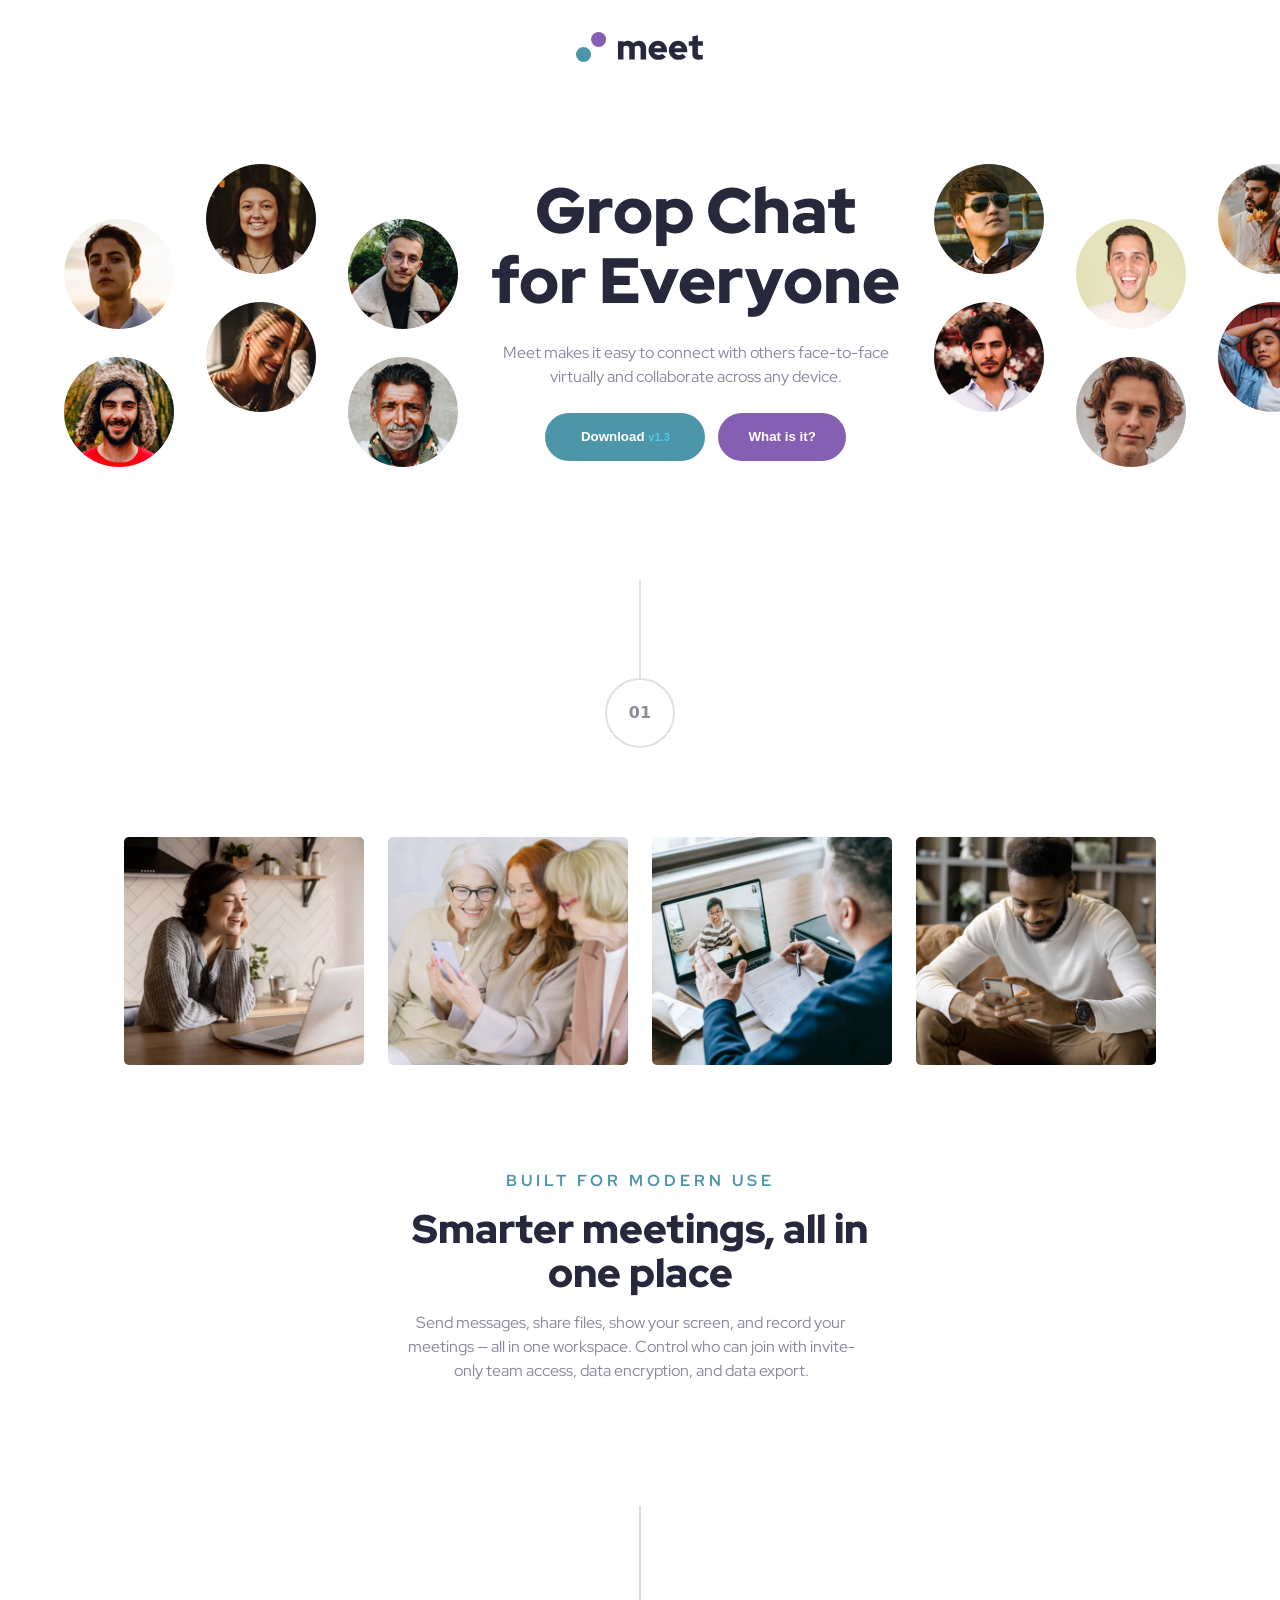
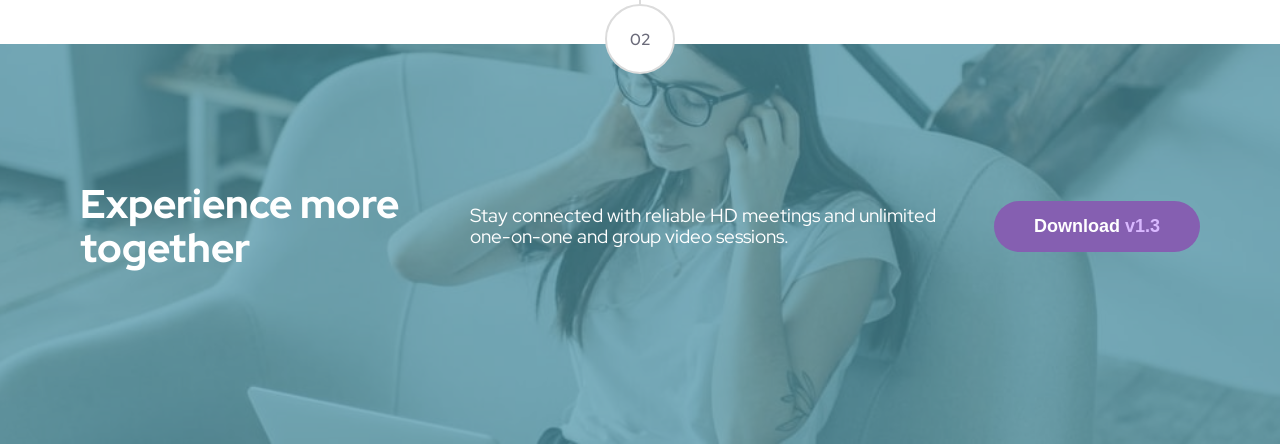
<file: index.html>
<!DOCTYPE html>
<html lang="en">
  <head>
    <meta charset="UTF-8" />
    <meta name="viewport" content="width=device-width, initial-scale=1.0" />

    <link
      rel="icon"
      type="image/png"
      sizes="32x32"
      href="./assets/favicon-32x32.png"
    />
    <link rel="stylesheet" href="./assets/css/style.css" />
    <title>Frontend Mentor | Meet landing page</title>
  </head>
  <body>
    <header>
      <div class="imgcon"><img src="./assets/logo.svg" alt="" /></div>
    </header>
    <main class="main">
      <div class="section-one">
        <div class="hero-left">
          <img src="./assets/desktop/image-hero-left.png" alt="" />
        </div>

        <div class="hero-center">
          <img src="./assets/tablet/image-hero.png" alt="" />
        </div>
        <div class="header-title">
          <h1>
            Grop Chat <br />
            for Everyone
          </h1>
          <p>
            Meet makes it easy to connect with others face-to-face <br />
            virtually and collaborate across any device.
          </p>
          <div class="btn">
            <button class="btn-1">Download <small>v1.3</small></button>
            <button class="btn-2">What is it?</button>
          </div>
        </div>
        <div class="hero-right">
          <img src="./assets/desktop/image-hero-right.png" alt="" />
        </div>
      </div>

      <div class="section-2">
        <div class="number"><span>01</span></div>
        <div class="gallery">
          <img src="./assets/desktop/image-woman-in-videocall.jpg" alt="" />
          <img src="./assets/desktop/image-women-videochatting.jpg" alt="" />
          <img src="./assets/desktop/image-men-in-meeting.jpg" alt="" />
          <img src="./assets/desktop/image-man-texting.jpg" alt="" />
        </div>
        <div class="text">
          <h3>Built for modern use</h3>
          <h2>Smarter meetings, all in one place</h2>
          <p>
            Send messages, share files, show your screen, and record your
            meetings — all in one workspace. Control who can join with
            invite-only team access, data encryption, and data export.
          </p>
        </div>
      </div>
      <div class="section-3">
        <div class="step-marker">
          <span>02</span>
        </div>

        <div class="content">
          <h2>Experience more together</h2>
          <p>
            Stay connected with reliable HD meetings and unlimited one-on-one
            and group video sessions.
          </p>
          <button>Download <small>v1.3</small></button>
        </div>
      </div>
    </main>
  </body>
</html>
</file>
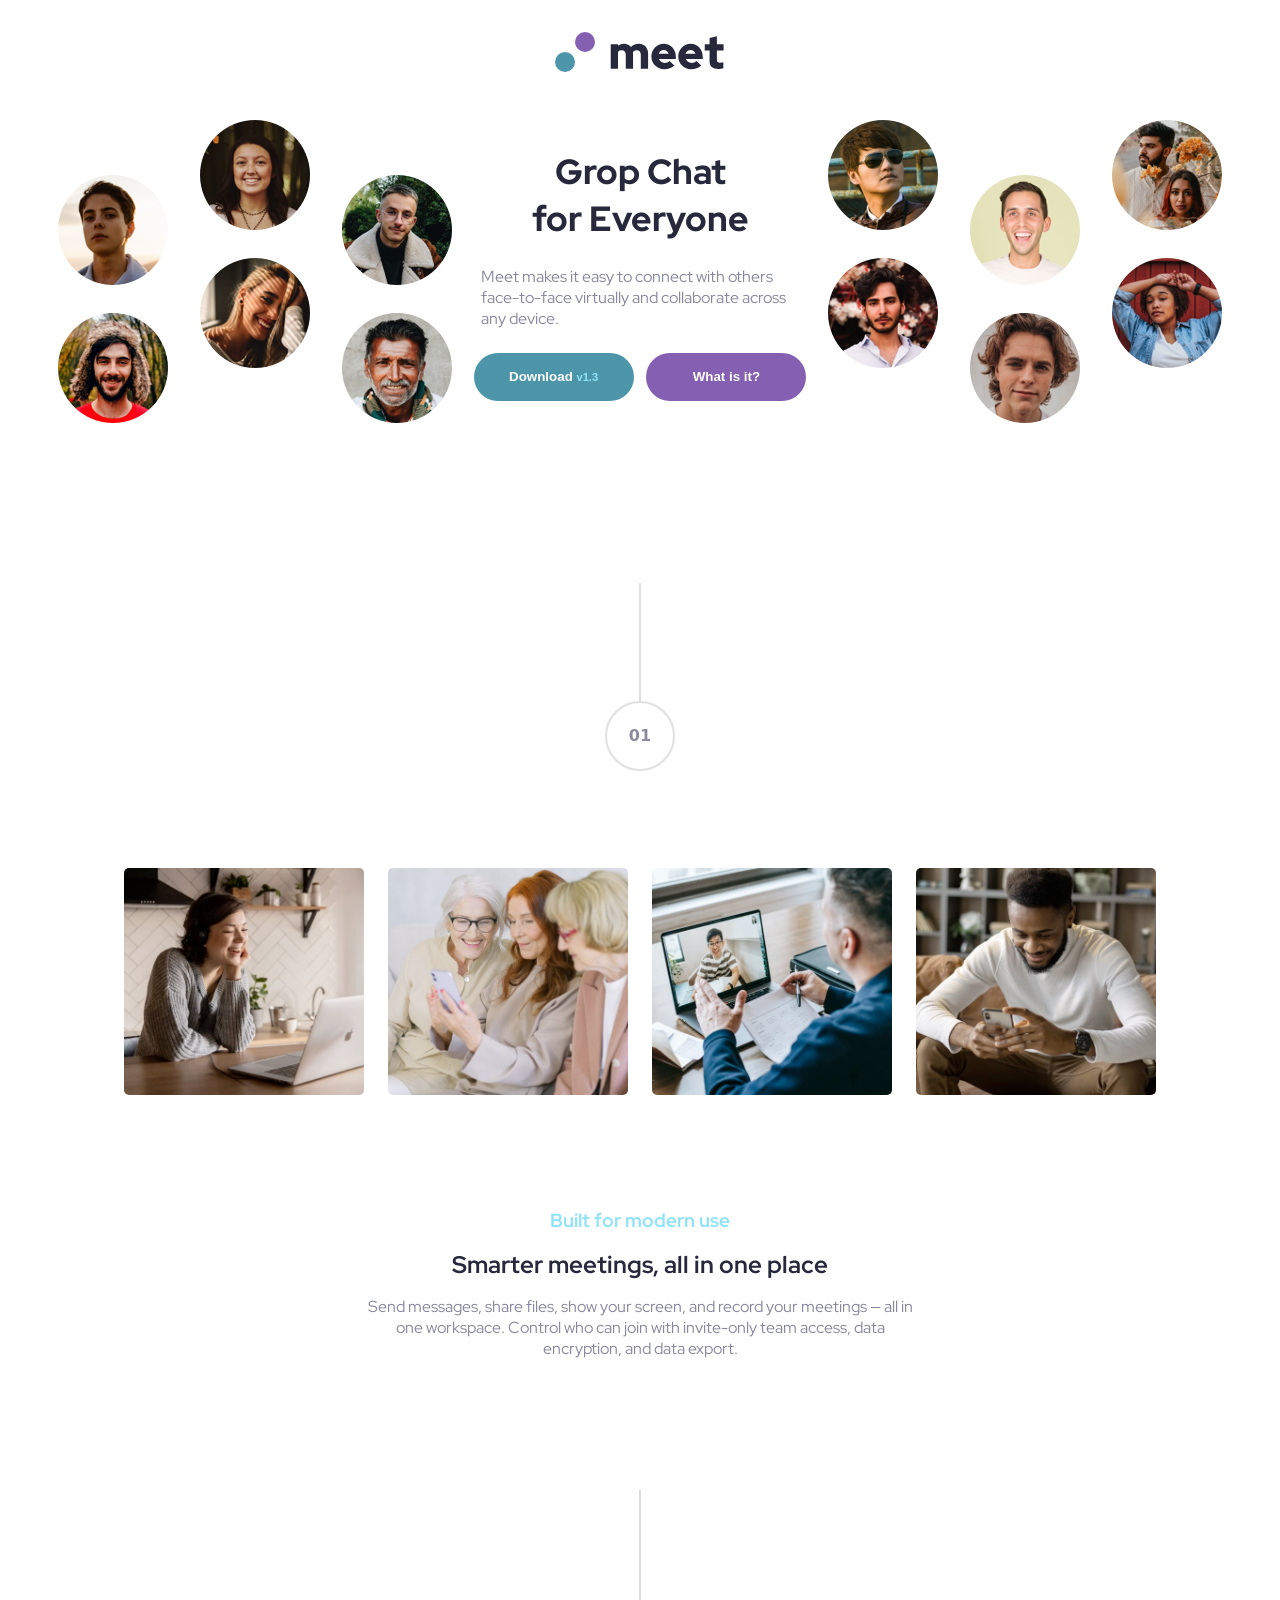
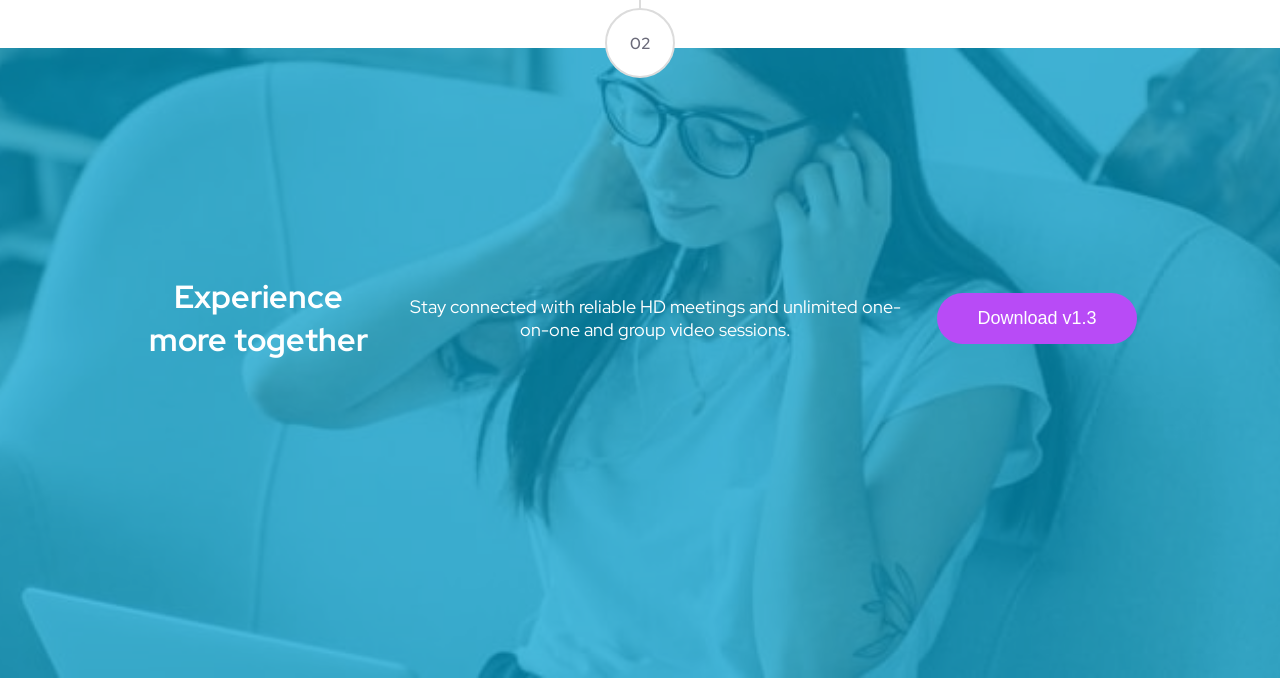
<file: starter-code/index.html>
<!DOCTYPE html>
<html lang="en">
  <head>
    <meta charset="UTF-8" />
    <meta name="viewport" content="width=device-width, initial-scale=1.0" />

    <link
      rel="icon"
      type="image/png"
      sizes="32x32"
      href="./assets/favicon-32x32.png"
    />
    <link rel="stylesheet" href="./assets/css/style.css" />
    <title>Frontend Mentor | Meet landing page</title>
  </head>
  <body>
    <header><img src="./assets/logo.svg" alt="" /></header>
    <main class="main">
      <div class="section-one">
        <div class="hero-left">
          <img src="./assets/desktop/image-hero-left.png" alt="" />
        </div>

        <div class="hero-center">
          <img src="./assets/tablet/image-hero.png" alt="" />
        </div>
        <div class="header-title">
          <h1>
            Grop Chat <br />
            for Everyone
          </h1>
          <p>
            Meet makes it easy to connect with others face-to-face virtually and
            collaborate across any device.
          </p>
          <div class="btn">
            <button class="btn-1">Download <small>v1.3</small></button>
            <button class="btn-2">What is it?</button>
          </div>
        </div>
        <div class="hero-right">
          <img src="./assets/desktop/image-hero-right.png" alt="" />
        </div>
      </div>

      <div class="section-2">
        <div class="number"><span>01</span></div>
        <div class="gallery">
          <img src="./assets/desktop/image-woman-in-videocall.jpg" alt="" />
          <img src="./assets/desktop/image-women-videochatting.jpg" alt="" />
          <img src="./assets/desktop/image-men-in-meeting.jpg" alt="" />
          <img src="./assets/desktop/image-man-texting.jpg" alt="" />
        </div>
        <div class="text">
          <h3>Built for modern use</h3>
          <h2>Smarter meetings, all in one place</h2>
          <p>
            Send messages, share files, show your screen, and record your
            meetings — all in one workspace. Control who can join with
            invite-only team access, data encryption, and data export.
          </p>
        </div>
      </div>
      <div class="section-3">
        <div class="step-marker">
          <span>02</span>
        </div>

        <div class="content">
          <h2>Experience more together</h2>
          <p>
            Stay connected with reliable HD meetings and unlimited one-on-one
            and group video sessions.
          </p>
          <button>Download v1.3</button>
        </div>
      </div>
    </main>
  </body>
</html>
</file>
<file: assets/css/style.css>
@import url("https://fonts.googleapis.com/css2?family=Figtree:ital,wght@0,300..900;1,300..900&family=Red+Hat+Display:ital,wght@0,300..900;1,300..900&display=swap");

:root {
  font-size: 16px;
  --cyan-600: #4d96a9;
  --cyan-300: #8fe3f9;
  --cyan-300f: #4dc9e8;
  --purple-600: #855fb1;
  --purple-300: #d9b8ff;
  --purple-300f: #c796ff;
  --slate-900: #28283d;
  --slate-600: #87879d;
  --slate-300: #d1d1df;
  --white: white;
}
* {
  box-sizing: border-box;
  margin: 0;
}

body {
  margin: 0;
  display: flex;
  justify-content: space-between;
  flex-direction: column;
}

.btn-1 {
  background-color: var(--cyan-600);
  color: var(--white);
  width: 10rem;
}

.btn-1 small {
  color: var(--cyan-300f);
}

.btn-1:hover {
  background-color: var(--cyan-300);
}
.btn-2 {
  background-color: var(--purple-600);
  color: var(--white);
  width: 8rem;
}
.btn-2:hover {
  background-color: var(--purple-300);
}
body {
  font-family: "Red Hat Display", Arial, Helvetica, sans-serif;
}

.main {
  display: flex;
  flex-direction: column;
  justify-content: space-between;
  align-items: center;
  overflow-x: hidden;
  grid-column: 2rem;
}
header {
  display: flex;
  justify-content: center;
  align-items: center;
  padding: 2rem;
  min-height: auto;
}

.imgcon {
  width: 8rem;
  min-height: auto;
}
header img {
  width: 100%;
}

.hero-left,
.hero-right {
  display: none;
  flex: 1;
}

.hero-center img {
  width: 100%;
}
.header-title {
  min-width: 450px;
  min-height: auto;
  padding: 1rem;
  display: flex;
  justify-content: space-evenly;
  gap: 1.5rem;
  flex-direction: column;
  align-items: center;
}
.header-title h1 {
  max-width: 90vw;
  text-align: center;
  font-size: 4rem;
  font-weight: 900;
  color: var(--slate-900);
  line-height: 110%;
  flex-shrink: 0;
}

.header-title p {
  max-width: 90vw;
  text-align: center;
  color: var(--slate-600);
  font-size: 1rem;
  line-height: 150%;
}
.section-one {
  width: 90%;
  max-width: 1400px;
  display: flex;
  flex-direction: column;
  justify-content: space-around;
  align-items: center;
  gap: 0.8rem;
  height: 640px;
}

.btn {
  display: flex;
  justify-content: space-around;
  align-items: center;
  flex-direction: column;
  gap: 0.8rem;
}

.btn button {
  border: none;
  border-radius: 30px;
  height: 3rem;
  padding: 5px 10px;
  font-weight: 700;
}

.section-2 {
  margin-top: 3rem;
  padding-top: 3.5rem;
  display: flex;
  justify-content: space-around;
  align-items: center;
  flex-direction: column;
  min-height: 883px;
  gap: 1rem;
}

.section-2 h3 {
  color: var(--cyan-600);
  font-size: 1rem;
  text-transform: uppercase;
  letter-spacing: 4px;
}

.section-2 h2 {
  color: var(--slate-900);
  font-size: 2.5rem;
  font-weight: 900;
  line-height: 110%;
}
.section-2 h3,
.section-2 h2 {
  text-align: center;
}
.text {
  max-width: 500px;
  width: 90vw;
  padding: 1rem;
  display: flex;
  flex-direction: column;
  gap: 1rem;
  margin: 0 auto 2rem auto;
  text-align: center;
}
.text p {
  max-width: 450px;
  color: var(--slate-600);
  font-size: 1rem;
  line-height: 150%;
}
.number {
  position: relative;
  width: 70px;
  height: 70px;
  border-radius: 50%;
  border: 2px solid #e0e0e0;
  display: flex;
  align-items: center;
  justify-content: center;
  color: #8b8b9b;
  font-weight: 600;
  font-family: system-ui, sans-serif;
}

.number::before {
  content: "";
  position: absolute;
  top: -100px;
  left: 50%;
  transform: translateX(-50%);
  width: 2px;
  height: 100px;
  background: #e0e0e0;
}

.gallery {
  display: grid;
  grid-template-columns: repeat(2, 1fr);
  justify-items: center;
  align-items: center;
  gap: 1.5rem;
  max-width: 1100px;
}

.gallery img {
  width: 100%;
  border-radius: 5px;
  max-width: 15rem;
}

.section-3 {
  margin-top: 11rem;
  position: relative;
  width: 100vw;
  min-height: 400px;
  background-image: url("../../assets/desktop/image-footer.jpg");
  background-repeat: no-repeat;
  background-size: cover;
  background-position: center;
  text-align: center;
  color: white;
  padding: 2rem;
}

.section-3 > * {
  position: relative;
  z-index: 2;
}
.section-3::before {
  position: absolute;
  content: "";
  background: var(--cyan-600);
  opacity: 0.7;
  inset: 0;
  z-index: 0;
}

.step-marker {
  position: absolute;
  top: -40px;
  left: 50%;
  transform: translateX(-50%);
  width: 70px;
  height: 70px;
  background: white;
  border-radius: 50%;
  border: 2px solid #dcdcdc;
  display: flex;
  align-items: center;
  justify-content: center;
  font-weight: 600;
  color: #6b6b7a;
}

.step-marker::before {
  content: "";
  position: absolute;
  top: -100px;
  left: 50%;
  transform: translateX(-50%);
  width: 2px;
  height: 100px;
  background: #dcdcdc;
}

.content {
  display: flex;
  flex-direction: column;
  justify-content: space-evenly;
  align-items: center;
  gap: 2rem;
  min-height: 300px;
}
.content h2 {
  position: relative;
  font-size: 2.5rem;
  font-weight: 800;
  width: 500px;
  line-height: 110%;
}

.content p {
  position: relative;
  font-size: 1.2rem;
  max-width: 500px;
  line-height: 110%;
  padding: 0.5rem;
  font-weight: 400;
  text-align: left;
}

.content button {
  position: relative;
  background: var(--purple-600);
  border: none;
  padding: 15px 40px;
  border-radius: 30px;
  color: white;
  font-size: 18px;
  cursor: pointer;
  font-weight: 600;
}

.content button small {
  color: var(--purple-300);
  font-size: 18px;
  font-weight: 600;
}

.content button:hover {
  background-color: var(--purple-300f);
}
@media (min-width: 768px) and (max-width: 1280px) {
  .hero-center {
    display: block;
  }
  .gallery {
    grid-template-columns: repeat(4, 1fr);
  }
  .btn {
    flex-direction: row;
  }
  .content h2 {
    width: 600px;
  }
}
@media (min-width: 1280px) {
  .hero-center {
    display: none;
  }
  .hero-left,
  .hero-right {
    display: block;
  }
  .section-one {
    flex-direction: row;
    justify-content: space-between;
    height: 438px;
    align-items: center;
  }

  .gallery {
    grid-template-columns: repeat(4, 1fr);
  }
  .btn {
    flex-direction: row;
  }
  .content {
    flex-direction: row;
    justify-content: center;
    align-items: center;
  }
  .content h2 {
    width: 350px;
    text-align: left;
  }
}
</file>
<file: starter-code/assets/css/style.css>
@import url("https://fonts.googleapis.com/css2?family=Figtree:ital,wght@0,300..900;1,300..900&family=Red+Hat+Display:ital,wght@0,300..900;1,300..900&display=swap");

:root {
  font-size: 16px;
  --cyan-600: #4d96a9;
  --cyan-300: #8fe3f9;
  --purple-600: #855fb1;
  --purple-300: #d9b8ff;
  --slate-900: #28283d;
  --slate-600: #87879d;
  --slate-300: #d1d1df;
  --white: white;
}
* {
  box-sizing: border-box;
  margin: 0;
}

.btn-1 {
  background-color: var(--cyan-600);
  color: var(--white);
}

.btn-1 small {
  color: var(--cyan-300);
}

.btn-2 {
  background-color: var(--purple-600);
  color: var(--white);
}
body {
  font-family: "Red Hat Display";
}

.main {
  display: flex;
  flex-direction: column;
  justify-content: space-between;
  align-items: center;
  gap: 10rem;
}
.hero-left,
.hero-right {
  display: none;
}

.hero-center img {
  width: 100%;
}
header {
  display: flex;
  justify-content: center;
  margin: 2rem auto;
}

header img {
  height: 2.5rem;
}
.header-title {
  width: 350px;
  min-height: auto;
  padding: 1rem;
  display: flex;
  justify-content: space-evenly;
  gap: 1.5rem;
  flex-direction: column;
  align-items: center;
}
.header-title h1 {
  text-align: center;
  font-size: 2.2rem;
  font-weight: 800;
  color: var(--slate-900);
}

.header-title p {
  color: var(--slate-600);
}
.section-one {
  display: flex;
  flex-direction: column;
  align-items: center;
  gap: 0.8rem;
  min-height: auto;
}

.btn {
  display: flex;
  justify-content: space-around;
  align-items: center;
  flex-direction: column;
  gap: 0.8rem;
}

.btn button {
  border: none;
  border-radius: 30px;
  width: 10rem;
  height: 3rem;
  padding: 5px 10px;
  font-weight: 700;
}

.section-2 {
  display: flex;
  justify-content: space-evenly;
  align-items: center;
  flex-direction: column;
  min-height: 100vh;
  margin: auto;
  gap: 1rem;
}

.section-2 h3 {
  color: var(--cyan-300);
}

.section-2 h2 {
  color: var(--slate-900);
}
.section-2 h3,
.section-2 h2 {
  text-align: center;
}
.text {
  max-width: 600px;
  width: 90vw;
  padding: 1rem;
  display: flex;
  flex-direction: column;
  gap: 1rem;
  margin: 0 auto 2rem auto;
  text-align: center;
}
.text p {
  color: var(--slate-600);
}
.number {
  position: relative;
  width: 70px;
  height: 70px;
  border-radius: 50%;
  border: 2px solid #e0e0e0;
  display: flex;
  align-items: center;
  justify-content: center;
  color: #8b8b9b;
  font-weight: 600;
  font-family: system-ui, sans-serif;
  margin: 2rem auto 0 auto;
}

.number::before {
  content: "";
  position: absolute;
  top: -120px; /* length of the line */
  left: 50%;
  transform: translateX(-50%);
  width: 2px;
  height: 120px;
  background: #e0e0e0;
}

.gallery {
  display: grid;
  grid-template-columns: repeat(2, 1fr);
  justify-items: center;
  align-items: center;
  gap: 1.5rem;
  max-width: 1100px;
}

.gallery img {
  width: 100%;
  border-radius: 5px;
  max-width: 15rem;
}

/* Main blue section */
.section-3 {
  position: relative;
  width: 100vw;
  height: 70vh;
  background-image: url("../../assets/desktop/image-footer.jpg");
  background-repeat: no-repeat;
  background-size: cover;
  background-position: center;

  padding: 120px 20px 160px; /* top padding to create space for circle */
  text-align: center;
  color: white;
}

.section-3 > * {
  position: relative;
  z-index: 2; /* content ABOVE overlay */
}
.section-3::before {
  position: absolute;
  content: "";
  background: rgba(0, 162, 209, 0.7);
  inset: 0;
  z-index: 0;
}
/* The circle with number */

.step-marker {
  position: absolute;
  top: -40px; /* Moves the circle upward so it overlaps */
  left: 50%;
  transform: translateX(-50%);
  width: 70px;
  height: 70px;
  background: white;
  border-radius: 50%;
  border: 2px solid #dcdcdc;
  display: flex;
  align-items: center;
  justify-content: center;
  font-weight: 600;
  color: #6b6b7a;
}

/* Vertical line above */
.step-marker::before {
  content: "";
  position: absolute;
  top: -120px;
  left: 50%;
  transform: translateX(-50%);
  width: 2px;
  height: 120px;
  background: #dcdcdc;
}

/* Section content */

.content {
  display: flex;
  flex-direction: column;
  justify-content: center;
  align-items: center;
  gap: 2rem;
  min-height: 300px;
}
.content h2 {
  position: relative;
  font-size: 2rem;
  font-weight: 700;
  max-width: 300px;
}

.content p {
  position: relative;
  font-size: 18px;
  max-width: 500px;
}

.content button {
  position: relative;
  background: #b84bf6;
  border: none;
  padding: 15px 40px;
  border-radius: 30px;
  color: white;
  font-size: 18px;
  cursor: pointer;
}

@media (min-width: 768) and (max-width: 1100px) {
  .hero-center {
    display: block;
  }
  .gallery {
    grid-template-columns: repeat(4, 1fr);
  }
  .btn {
    flex-direction: row;
  }
}
@media (min-width: 1100px) {
  .hero-center {
    display: none;
  }
  .hero-left,
  .hero-right {
    display: block;
  }
  .section-one {
    flex-direction: row;
    justify-content: space-between;
  }
  header {
    margin: 2rem auto 3rem auto;
  }

  .gallery {
    grid-template-columns: repeat(4, 1fr);
  }
  .btn {
    flex-direction: row;
  }
  .content {
    flex-direction: row;
  }
  .content h2 {
    max-width: 230px;
  }
}
</file>
